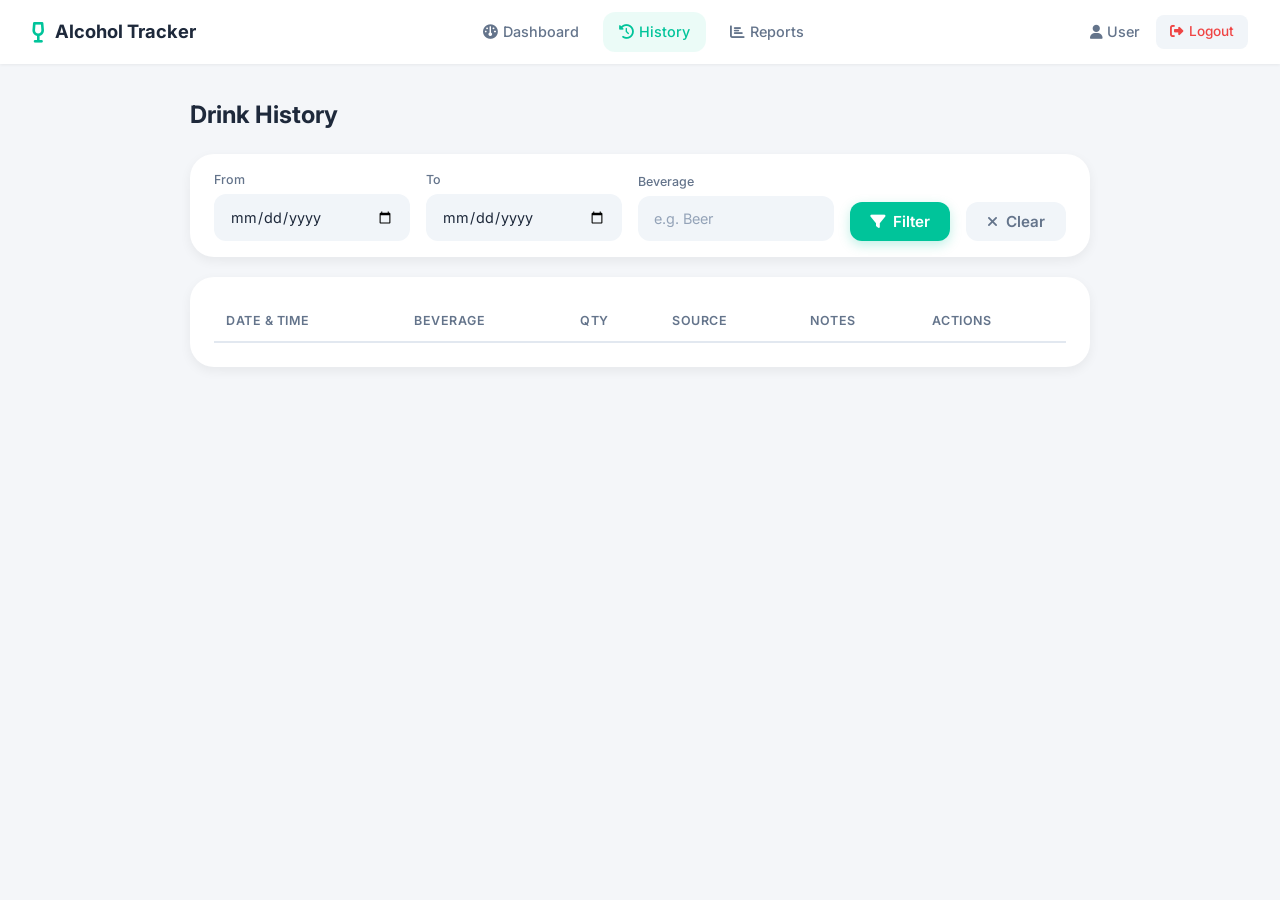
<file: docs/history.html>
<!DOCTYPE html>
<html lang="en">
<head>
    <meta charset="UTF-8">
    <meta name="viewport" content="width=device-width, initial-scale=1.0">
    <title>History - Alcohol Tracker</title>
    <link rel="stylesheet" href="css/style.css">
    <link href="https://fonts.googleapis.com/css2?family=Inter:wght@300;400;500;600;700&display=swap" rel="stylesheet">
    <link rel="stylesheet" href="https://cdnjs.cloudflare.com/ajax/libs/font-awesome/6.4.0/css/all.min.css">
</head>
<body>
    <!-- Navigation Bar -->
    <nav class="navbar">
        <div class="nav-brand">
            <i class="fa-solid fa-wine-glass-empty"></i>
            <span>Alcohol Tracker</span>
        </div>
        <ul class="nav-links">
            <li><a href="index.html"><i class="fa-solid fa-gauge"></i> Dashboard</a></li>
            <li><a href="history.html" class="active"><i class="fa-solid fa-clock-rotate-left"></i> History</a></li>
            <li><a href="reports.html"><i class="fa-solid fa-chart-bar"></i> Reports</a></li>
        </ul>
        <div class="nav-user">
            <span id="nav-username"><i class="fa-solid fa-user"></i> User</span>
            <a href="/api/auth/logout" class="logout-btn"><i class="fa-solid fa-right-from-bracket"></i> Logout</a>
        </div>
    </nav>

    <div class="page-container">
        <div class="content-container">
            <h1 class="page-title">Drink History</h1>

            <!-- Filters -->
            <div class="card filter-card">
                <div class="filter-row">
                    <div class="filter-group">
                        <label for="filter-from">From</label>
                        <input type="date" id="filter-from">
                    </div>
                    <div class="filter-group">
                        <label for="filter-to">To</label>
                        <input type="date" id="filter-to">
                    </div>
                    <div class="filter-group">
                        <label for="filter-type">Beverage</label>
                        <input type="text" id="filter-type" placeholder="e.g. Beer">
                    </div>
                    <button id="filter-btn" class="primary-btn filter-btn">
                        <i class="fa-solid fa-filter"></i> Filter
                    </button>
                    <button id="clear-btn" class="secondary-btn filter-btn">
                        <i class="fa-solid fa-xmark"></i> Clear
                    </button>
                </div>
            </div>

            <!-- History Table -->
            <div class="card">
                <table class="data-table" id="history-table">
                    <thead>
                        <tr>
                            <th>Date & Time</th>
                            <th>Beverage</th>
                            <th>Qty</th>
                            <th>Source</th>
                            <th>Notes</th>
                            <th>Actions</th>
                        </tr>
                    </thead>
                    <tbody id="history-tbody">
                        <!-- Dynamic rows -->
                    </tbody>
                </table>
                <p id="empty-history" class="empty-state" style="display:none;">
                    <i class="fa-solid fa-glass-water"></i><br>No drinks found matching your filters.
                </p>
            </div>
        </div>
    </div>

    <!-- Edit Modal -->
    <div id="edit-modal" class="modal">
        <div class="modal-content">
            <span class="close-edit-btn">&times;</span>
            <h2><i class="fa-solid fa-pen"></i> Edit Drink</h2>
            <form id="edit-form">
                <input type="hidden" id="edit-id">
                <div class="form-group">
                    <label for="edit-name">Beverage Name</label>
                    <input type="text" id="edit-name" required>
                </div>
                <div class="form-group">
                    <label for="edit-qty">Quantity</label>
                    <input type="number" id="edit-qty" step="0.5" min="0.5" required>
                </div>
                <div class="form-group">
                    <label for="edit-notes">Notes</label>
                    <input type="text" id="edit-notes">
                </div>
                <button type="submit" class="primary-btn">Save Changes</button>
            </form>
        </div>
    </div>

    <script src="js/history.js"></script>
</body>
</html>
</file>
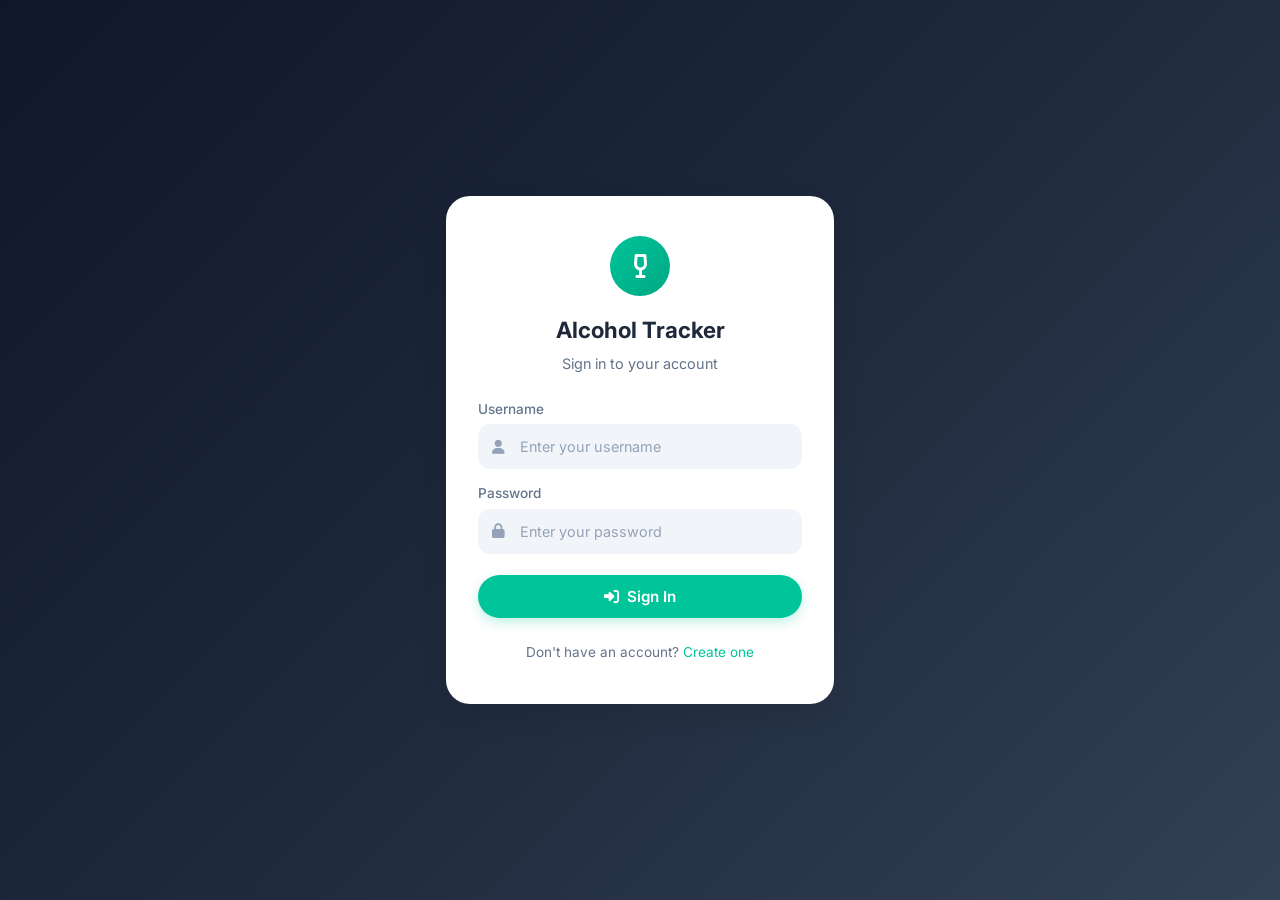
<file: docs/login.html>
<!DOCTYPE html>
<html lang="en">
<head>
    <meta charset="UTF-8">
    <meta name="viewport" content="width=device-width, initial-scale=1.0">
    <title>Login - Alcohol Tracker</title>
    <link rel="stylesheet" href="css/style.css">
    <link href="https://fonts.googleapis.com/css2?family=Inter:wght@300;400;500;600;700&display=swap" rel="stylesheet">
    <link rel="stylesheet" href="https://cdnjs.cloudflare.com/ajax/libs/font-awesome/6.4.0/css/all.min.css">
</head>
<body class="auth-body">
    <div class="auth-container">
        <div class="auth-card">
            <div class="auth-logo">
                <i class="fa-solid fa-wine-glass-empty"></i>
            </div>
            <h1>Alcohol Tracker</h1>
            <p class="auth-subtitle">Sign in to your account</p>

            <div id="error-msg" class="alert alert-error" style="display:none;">
                <i class="fa-solid fa-circle-exclamation"></i>
                <span>Invalid username or password</span>
            </div>

            <div id="success-msg" class="alert alert-success" style="display:none;">
                <i class="fa-solid fa-circle-check"></i>
                <span>Account created! Please log in.</span>
            </div>

            <form action="/api/auth/login" method="POST" class="auth-form">
                <div class="form-group">
                    <label for="username">Username</label>
                    <div class="input-icon">
                        <i class="fa-solid fa-user"></i>
                        <input type="text" id="username" name="username" placeholder="Enter your username" required>
                    </div>
                </div>
                <div class="form-group">
                    <label for="password">Password</label>
                    <div class="input-icon">
                        <i class="fa-solid fa-lock"></i>
                        <input type="password" id="password" name="password" placeholder="Enter your password" required>
                    </div>
                </div>
                <button type="submit" class="primary-btn auth-btn">
                    <i class="fa-solid fa-right-to-bracket"></i> Sign In
                </button>
            </form>

            <p class="auth-footer">
                Don't have an account? <a href="register.html">Create one</a>
            </p>
        </div>
    </div>

    <script>
        // Show error/success messages from URL params
        const params = new URLSearchParams(window.location.search);
        if (params.get('error') === 'true') {
            document.getElementById('error-msg').style.display = 'flex';
        }
        if (params.get('logout') === 'true') {
            document.getElementById('success-msg').querySelector('span').textContent = 'You have been logged out.';
            document.getElementById('success-msg').style.display = 'flex';
        }
        if (params.get('registered') === 'true') {
            document.getElementById('success-msg').style.display = 'flex';
        }
    </script>
</body>
</html>
</file>
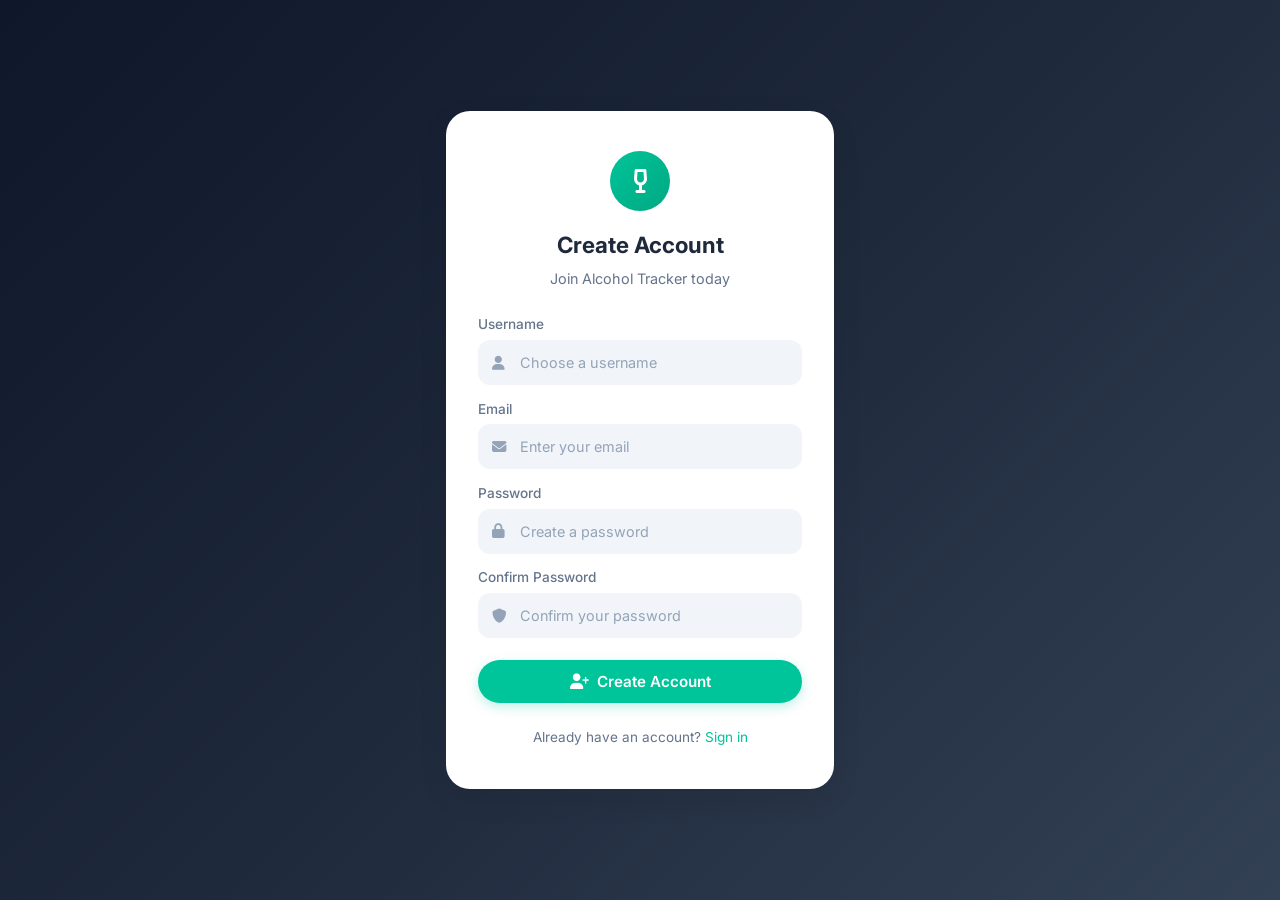
<file: docs/register.html>
<!DOCTYPE html>
<html lang="en">
<head>
    <meta charset="UTF-8">
    <meta name="viewport" content="width=device-width, initial-scale=1.0">
    <title>Register - Alcohol Tracker</title>
    <link rel="stylesheet" href="css/style.css">
    <link href="https://fonts.googleapis.com/css2?family=Inter:wght@300;400;500;600;700&display=swap" rel="stylesheet">
    <link rel="stylesheet" href="https://cdnjs.cloudflare.com/ajax/libs/font-awesome/6.4.0/css/all.min.css">
</head>
<body class="auth-body">
    <div class="auth-container">
        <div class="auth-card">
            <div class="auth-logo">
                <i class="fa-solid fa-wine-glass-empty"></i>
            </div>
            <h1>Create Account</h1>
            <p class="auth-subtitle">Join Alcohol Tracker today</p>

            <div id="error-msg" class="alert alert-error" style="display:none;">
                <i class="fa-solid fa-circle-exclamation"></i>
                <span id="error-text">Registration failed</span>
            </div>

            <form id="register-form" class="auth-form">
                <div class="form-group">
                    <label for="username">Username</label>
                    <div class="input-icon">
                        <i class="fa-solid fa-user"></i>
                        <input type="text" id="username" name="username" placeholder="Choose a username" required minlength="3">
                    </div>
                </div>
                <div class="form-group">
                    <label for="email">Email</label>
                    <div class="input-icon">
                        <i class="fa-solid fa-envelope"></i>
                        <input type="email" id="email" name="email" placeholder="Enter your email" required>
                    </div>
                </div>
                <div class="form-group">
                    <label for="password">Password</label>
                    <div class="input-icon">
                        <i class="fa-solid fa-lock"></i>
                        <input type="password" id="password" name="password" placeholder="Create a password" required minlength="6">
                    </div>
                </div>
                <div class="form-group">
                    <label for="confirmPassword">Confirm Password</label>
                    <div class="input-icon">
                        <i class="fa-solid fa-shield"></i>
                        <input type="password" id="confirmPassword" name="confirmPassword" placeholder="Confirm your password" required>
                    </div>
                </div>
                <button type="submit" class="primary-btn auth-btn">
                    <i class="fa-solid fa-user-plus"></i> Create Account
                </button>
            </form>

            <p class="auth-footer">
                Already have an account? <a href="login.html">Sign in</a>
            </p>
        </div>
    </div>

    <script src="js/auth.js"></script>
</body>
</html>
</file>
<file: docs/css/style.css>
:root {
    --bg-color: #f4f6f9;
    --card-bg: #ffffff;
    --text-primary: #1e293b;
    --text-secondary: #64748b;
    --accent-color: #00c49a;
    --accent-hover: #00a882;
    --accent-light: rgba(0, 196, 154, 0.08);
    --danger-color: #ef4444;
    --danger-hover: #dc2626;
    --warning-color: #f97316;
    --border-color: #e2e8f0;
    --input-bg: #f1f5f9;
    --shadow-sm: 0 1px 3px rgba(0,0,0,0.06);
    --shadow-md: 0 4px 12px rgba(0,0,0,0.06);
    --shadow-lg: 0 10px 30px rgba(0,0,0,0.08);
    --radius-sm: 8px;
    --radius-md: 12px;
    --radius-lg: 16px;
    --radius-xl: 24px;
    --transition: all 0.25s ease;
}
* { margin: 0; padding: 0; box-sizing: border-box; }
body { font-family: 'Inter', sans-serif; background: var(--bg-color); color: var(--text-primary); line-height: 1.6; }
a { color: var(--accent-color); text-decoration: none; }
a:hover { color: var(--accent-hover); }

/* Navbar */
.navbar { display: flex; justify-content: space-between; align-items: center; padding: 0 2rem; height: 64px; background: var(--card-bg); box-shadow: var(--shadow-sm); position: sticky; top: 0; z-index: 100; }
.nav-brand { display: flex; align-items: center; gap: 10px; font-size: 1.15rem; font-weight: 700; }
.nav-brand i { color: var(--accent-color); font-size: 1.3rem; }
.nav-links { display: flex; list-style: none; gap: 0.5rem; }
.nav-links a { display: flex; align-items: center; gap: 6px; padding: 8px 16px; border-radius: var(--radius-md); color: var(--text-secondary); font-weight: 500; font-size: 0.9rem; transition: var(--transition); }
.nav-links a:hover { background: var(--input-bg); color: var(--text-primary); }
.nav-links a.active { background: var(--accent-light); color: var(--accent-color); }
.nav-user { display: flex; align-items: center; gap: 1rem; font-size: 0.9rem; }
.nav-user span { color: var(--text-secondary); font-weight: 500; }
.logout-btn { display: flex; align-items: center; gap: 5px; padding: 6px 14px; border-radius: var(--radius-sm); background: var(--input-bg); color: var(--danger-color); font-weight: 500; font-size: 0.85rem; transition: var(--transition); }
.logout-btn:hover { background: rgba(239, 68, 68, 0.1); color: var(--danger-hover); }

/* Layout */
.page-container { display: flex; justify-content: center; padding: 2rem 1rem; min-height: calc(100vh - 64px); }
.app-container { width: 100%; max-width: 480px; display: flex; flex-direction: column; gap: 1.25rem; }
.content-container { width: 100%; max-width: 900px; display: flex; flex-direction: column; gap: 1.25rem; }
.page-title { font-size: 1.5rem; font-weight: 700; }

/* Cards */
.card { background: var(--card-bg); border-radius: var(--radius-xl); padding: 1.5rem; box-shadow: var(--shadow-md); }
.card-header { display: flex; justify-content: space-between; align-items: center; margin-bottom: 1rem; }
.card-header h2 { font-size: 1.05rem; font-weight: 600; }
.header-icon { color: var(--accent-color); font-size: 1.1rem; }
.icon-btn { width: 36px; height: 36px; border-radius: 50%; display: flex; justify-content: center; align-items: center; color: var(--text-secondary); cursor: pointer; transition: var(--transition); }
.icon-btn:hover { background: var(--input-bg); color: var(--text-primary); }
.view-all { font-size: 0.85rem; color: var(--text-secondary); display: flex; align-items: center; gap: 4px; }
.view-all:hover { color: var(--accent-color); }

/* Date Scroller */
.date-scroller { display: flex; justify-content: space-between; padding: 0.5rem 0; gap: 0.5rem; }
.date-item { display: flex; flex-direction: column; align-items: center; padding: 8px 14px; border-radius: var(--radius-md); color: var(--text-secondary); cursor: pointer; transition: var(--transition); min-width: 52px; }
.date-item:hover { background: var(--input-bg); }
.date-item span { font-size: 0.7rem; text-transform: uppercase; font-weight: 500; letter-spacing: 0.5px; }
.date-item strong { font-size: 1.1rem; font-weight: 600; margin-top: 2px; }
.date-item.active { background: var(--accent-light); color: var(--accent-color); }

/* Chart */
.chart-wrapper { position: relative; width: 200px; height: 200px; margin: 0 auto 1rem auto; }
.chart-center-text { position: absolute; top: 50%; left: 50%; transform: translate(-50%, -50%); text-align: center; display: flex; flex-direction: column; }
.large-value { font-size: 2.5rem; font-weight: 700; line-height: 1; }
.unit-label { font-size: 0.85rem; color: var(--text-secondary); margin-top: 4px; }
.status-message { text-align: center; font-size: 0.9rem; color: var(--text-secondary); margin: 0; }
.status-message.warning { color: var(--warning-color); }
.status-message.danger { color: var(--danger-color); }

/* Forms */
form { display: flex; flex-direction: column; gap: 0.85rem; }
.form-group { display: flex; flex-direction: column; gap: 4px; }
.form-group label { font-size: 0.85rem; font-weight: 500; color: var(--text-secondary); }
.input-row { display: flex; gap: 0.75rem; }
input, select { width: 100%; padding: 12px 14px; border: 2px solid transparent; border-radius: var(--radius-md); background: var(--input-bg); font-family: 'Inter', sans-serif; font-size: 0.9rem; color: var(--text-primary); outline: none; transition: var(--transition); }
input:focus, select:focus { border-color: var(--accent-color); background: white; }
input::placeholder { color: #94a3b8; }
.input-icon { position: relative; }
.input-icon i { position: absolute; left: 14px; top: 50%; transform: translateY(-50%); color: #94a3b8; font-size: 0.9rem; }
.input-icon input { padding-left: 40px; }

/* Buttons */
.primary-btn { display: flex; align-items: center; justify-content: center; gap: 8px; width: 100%; padding: 12px; background: var(--accent-color); color: white; border: none; border-radius: var(--radius-xl); font-family: 'Inter', sans-serif; font-size: 0.95rem; font-weight: 600; cursor: pointer; box-shadow: 0 4px 12px rgba(0, 196, 154, 0.25); transition: var(--transition); }
.primary-btn:hover { background: var(--accent-hover); transform: translateY(-1px); }
.primary-btn:active { transform: translateY(0); }
.secondary-btn { display: flex; align-items: center; justify-content: center; gap: 8px; padding: 12px; background: var(--input-bg); color: var(--text-secondary); border: none; border-radius: var(--radius-xl); font-family: 'Inter', sans-serif; font-size: 0.95rem; font-weight: 600; cursor: pointer; transition: var(--transition); }
.secondary-btn:hover { background: var(--border-color); color: var(--text-primary); }

/* Log List */
.log-list { list-style: none; display: flex; flex-direction: column; gap: 0.75rem; }
.log-list li { display: flex; align-items: center; padding: 4px 0; }
.log-icon { width: 40px; height: 40px; border-radius: var(--radius-md); background: var(--accent-light); color: var(--accent-color); display: flex; justify-content: center; align-items: center; margin-right: 1rem; flex-shrink: 0; }
.log-details { flex-grow: 1; display: flex; flex-direction: column; }
.log-name { font-weight: 600; font-size: 0.9rem; }
.log-meta { font-size: 0.78rem; color: var(--text-secondary); margin-top: 1px; }
.log-quantity { font-weight: 700; font-size: 1rem; }
.empty-state { text-align: center; padding: 2rem; color: var(--text-secondary); font-size: 0.9rem; line-height: 2; }
.empty-state i { font-size: 2rem; opacity: 0.3; }

/* Auth Pages */
.auth-body { min-height: 100vh; display: flex; justify-content: center; align-items: center; background: linear-gradient(135deg, #0f172a 0%, #1e293b 50%, #334155 100%); }
.auth-container { width: 100%; max-width: 420px; padding: 1rem; }
.auth-card { background: var(--card-bg); border-radius: var(--radius-xl); padding: 2.5rem 2rem; box-shadow: var(--shadow-lg); text-align: center; }
.auth-logo { width: 60px; height: 60px; border-radius: 50%; background: linear-gradient(135deg, #00c49a, #00a882); display: flex; align-items: center; justify-content: center; margin: 0 auto 1rem auto; color: white; font-size: 1.5rem; }
.auth-card h1 { font-size: 1.4rem; font-weight: 700; margin-bottom: 0.25rem; }
.auth-subtitle { color: var(--text-secondary); font-size: 0.9rem; margin-bottom: 1.5rem; }
.auth-form { text-align: left; }
.auth-btn { margin-top: 0.5rem; }
.auth-footer { margin-top: 1.5rem; font-size: 0.85rem; color: var(--text-secondary); }

/* Alerts */
.alert { display: flex; align-items: center; gap: 8px; padding: 10px 14px; border-radius: var(--radius-md); font-size: 0.85rem; margin-bottom: 1rem; }
.alert-error { background: rgba(239,68,68,0.08); color: var(--danger-color); }
.alert-success { background: rgba(0,196,154,0.08); color: var(--accent-color); }

/* Filter Bar */
.filter-card { padding: 1rem 1.5rem; }
.filter-row { display: flex; gap: 1rem; align-items: flex-end; flex-wrap: wrap; }
.filter-group { display: flex; flex-direction: column; gap: 4px; flex: 1; min-width: 120px; }
.filter-group label { font-size: 0.78rem; font-weight: 500; color: var(--text-secondary); }
.filter-btn { width: auto; min-width: 100px; padding: 10px 16px; border-radius: var(--radius-md); }

/* Data Table */
.data-table { width: 100%; border-collapse: collapse; font-size: 0.88rem; }
.data-table th { text-align: left; padding: 10px 12px; font-weight: 600; font-size: 0.78rem; text-transform: uppercase; letter-spacing: 0.5px; color: var(--text-secondary); border-bottom: 2px solid var(--border-color); }
.data-table td { padding: 12px; border-bottom: 1px solid var(--border-color); vertical-align: middle; }
.data-table tbody tr:hover { background: var(--input-bg); }
.data-table tbody tr:last-child td { border-bottom: none; }
.action-btns { display: flex; gap: 6px; }
.btn-edit, .btn-delete { width: 32px; height: 32px; border: none; border-radius: var(--radius-sm); cursor: pointer; display: flex; align-items: center; justify-content: center; font-size: 0.8rem; transition: var(--transition); }
.btn-edit { background: rgba(99,102,241,0.1); color: #6366f1; }
.btn-edit:hover { background: rgba(99,102,241,0.2); }
.btn-delete { background: rgba(239,68,68,0.1); color: var(--danger-color); }
.btn-delete:hover { background: rgba(239,68,68,0.2); }

/* Source Badge */
.source-badge { display: inline-block; padding: 2px 8px; border-radius: 100px; font-size: 0.72rem; font-weight: 600; text-transform: uppercase; letter-spacing: 0.3px; }
.source-MANUAL { background: rgba(0,196,154,0.1); color: #00c49a; }
.source-EMAIL_RECEIPT { background: rgba(99,102,241,0.1); color: #6366f1; }
.source-MESSAGE { background: rgba(249,115,22,0.1); color: #f97316; }
.source-HEALTH_APP { background: rgba(236,72,153,0.1); color: #ec4899; }

/* Stats Grid */
.stats-grid { display: grid; grid-template-columns: repeat(4, 1fr); gap: 1rem; }
.stat-card { display: flex; align-items: center; gap: 1rem; background: var(--card-bg); padding: 1.25rem; border-radius: var(--radius-lg); box-shadow: var(--shadow-sm); }
.stat-icon { width: 48px; height: 48px; border-radius: var(--radius-md); display: flex; align-items: center; justify-content: center; font-size: 1.2rem; flex-shrink: 0; }
.stat-info { display: flex; flex-direction: column; }
.stat-value { font-size: 1.3rem; font-weight: 700; line-height: 1.2; }
.stat-label { font-size: 0.75rem; color: var(--text-secondary); font-weight: 500; }

/* Report Charts */
.report-chart-wrapper { height: 280px; position: relative; }

/* Modal */
.modal { display: none; position: fixed; z-index: 1000; left: 0; top: 0; width: 100%; height: 100%; background: rgba(15, 23, 42, 0.5); backdrop-filter: blur(4px); }
.modal-content { background: var(--card-bg); margin: 15% auto; padding: 2rem; border-radius: var(--radius-xl); width: 90%; max-width: 400px; position: relative; box-shadow: var(--shadow-lg); }
.modal-content h2 { display: flex; align-items: center; gap: 8px; font-size: 1.1rem; margin-bottom: 1.25rem; }
.close-btn, .close-edit-btn { color: var(--text-secondary); position: absolute; top: 16px; right: 20px; font-size: 1.5rem; cursor: pointer; transition: var(--transition); line-height: 1; }
.close-btn:hover, .close-edit-btn:hover { color: var(--text-primary); }

/* Responsive */
@media (max-width: 768px) {
    .navbar { flex-direction: column; height: auto; padding: 0.75rem 1rem; gap: 0.5rem; }
    .nav-links { gap: 0.25rem; }
    .nav-links a { padding: 6px 10px; font-size: 0.8rem; }
    .stats-grid { grid-template-columns: repeat(2, 1fr); }
    .filter-row { flex-direction: column; }
    .filter-btn { width: 100%; }
}
@media (max-width: 480px) { .stats-grid { grid-template-columns: 1fr; } }
</file>
